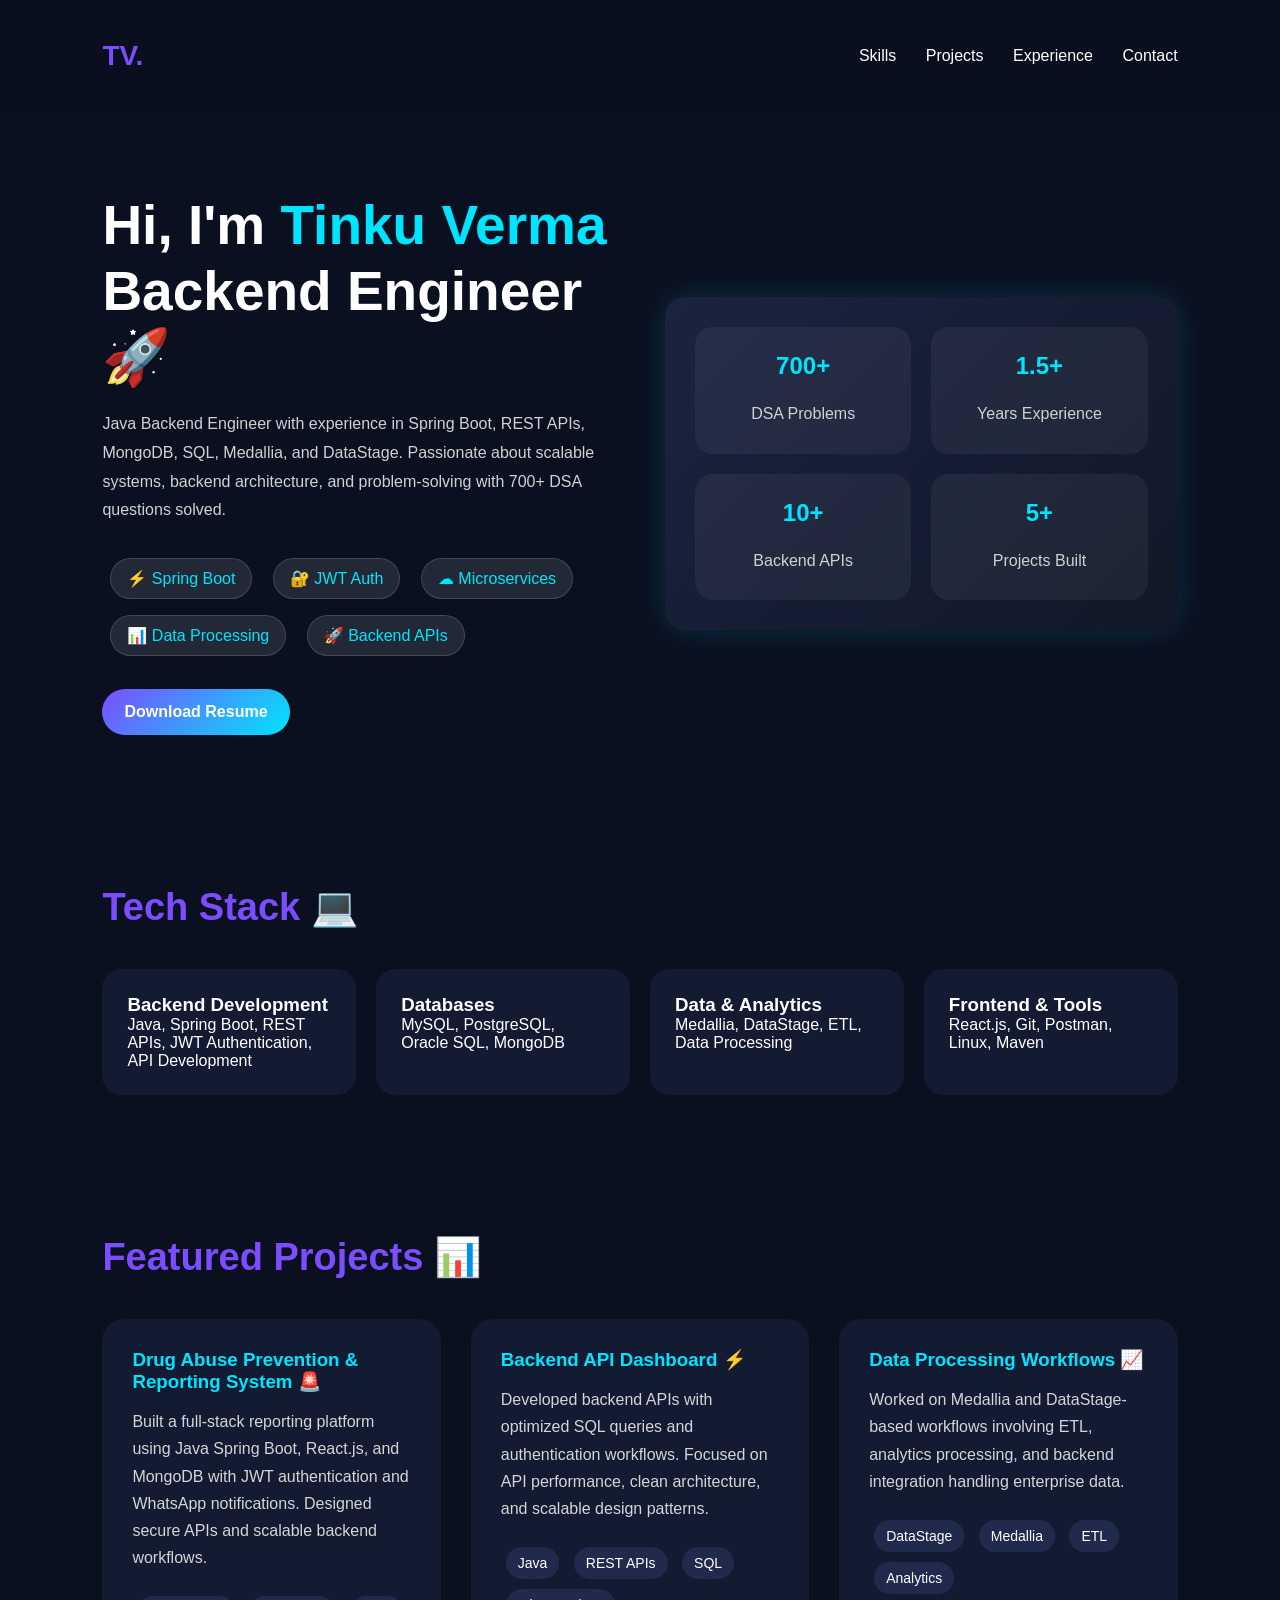
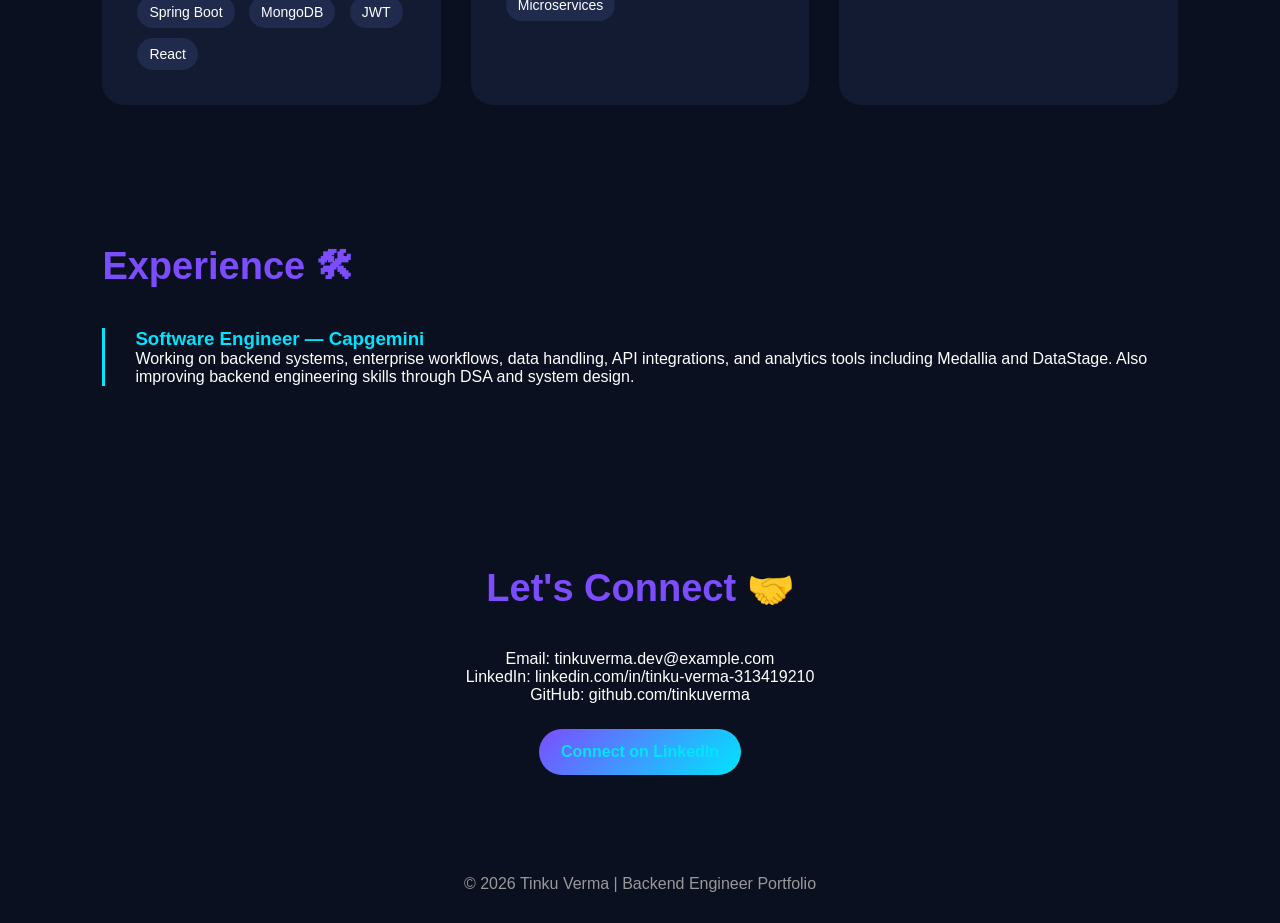
<file: tinku_backend_portfolio.html>
<!DOCTYPE html>
<html lang="en">
<head>
<meta charset="UTF-8">
<meta name="viewport" content="width=device-width, initial-scale=1.0">
<title>Tinku Verma | Backend Engineer</title>
<link rel="preconnect" href="https://fonts.googleapis.com">
<style>
*{
    margin:0;
    padding:0;
    box-sizing:border-box;
    font-family:Arial,sans-serif;
}
body{
    background:#0b1020;
    color:white;
    overflow-x:hidden;
}
header{
    padding:40px 8%;
    display:flex;
    justify-content:space-between;
    align-items:center;
    position:sticky;
    top:0;
    background:rgba(11,16,32,0.9);
    backdrop-filter:blur(10px);
    z-index:100;
}
.logo{
    font-size:28px;
    font-weight:bold;
    color:#7c4dff;
}
nav a{
    margin-left:25px;
    text-decoration:none;
    color:white;
    transition:0.3s;
}
nav a:hover{
    color:#00e5ff;
}
.hero{
    padding:80px 8%;
    display:grid;
    grid-template-columns:1fr 1fr;
    align-items:center;
    gap:50px;
}
.hero h1{
    font-size:55px;
    line-height:1.2;
}
.hero span{
    color:#00e5ff;
}
.hero p{
    margin-top:20px;
    color:#d1d1d1;
    line-height:1.8;
}
.badges{
    margin-top:25px;
}
.badge{
    display:inline-block;
    padding:10px 16px;
    margin:8px;
    border-radius:30px;
    background:rgba(255,255,255,0.1);
    border:1px solid rgba(255,255,255,0.15);
}
.hero-card{
    background:linear-gradient(135deg,#1b2340,#111827);
    padding:30px;
    border-radius:20px;
    box-shadow:0 0 30px rgba(0,229,255,0.15);
}
.stats{
    display:grid;
    grid-template-columns:repeat(2,1fr);
    gap:20px;
}
.stat{
    background:rgba(255,255,255,0.05);
    padding:25px;
    border-radius:18px;
    text-align:center;
    transition:0.3s;
}
.stat:hover{
    transform:translateY(-5px);
}
.stat h2{
    color:#00e5ff;
    margin-bottom:10px;
}
section{
    padding:70px 8%;
}
.section-title{
    font-size:38px;
    margin-bottom:40px;
    color:#7c4dff;
}
.skills{
    display:grid;
    grid-template-columns:repeat(auto-fit,minmax(220px,1fr));
    gap:20px;
}
.skill-card{
    background:#131b33;
    padding:25px;
    border-radius:20px;
    transition:0.3s;
}
.skill-card:hover{
    transform:translateY(-8px);
    border:1px solid #00e5ff;
}
.projects{
    display:grid;
    grid-template-columns:repeat(auto-fit,minmax(320px,1fr));
    gap:30px;
}
.project{
    background:#131b33;
    border-radius:22px;
    padding:30px;
    transition:0.3s;
}
.project:hover{
    transform:scale(1.03);
}
.project h3{
    margin-bottom:15px;
    color:#00e5ff;
}
.project p{
    color:#d5d5d5;
    line-height:1.7;
}
.tags{
    margin-top:20px;
}
.tag{
    display:inline-block;
    margin:5px;
    padding:8px 12px;
    border-radius:20px;
    background:#1f2a4d;
    font-size:14px;
}
.timeline{
    border-left:3px solid #00e5ff;
    padding-left:30px;
}
.timeline-item{
    margin-bottom:40px;
}
.timeline-item h3{
    color:#00e5ff;
}
.contact{
    text-align:center;
}
.contact a{
    color:#00e5ff;
    text-decoration:none;
}
footer{
    text-align:center;
    padding:30px;
    color:#999;
}
.btn{
    display:inline-block;
    margin-top:25px;
    padding:14px 22px;
    background:linear-gradient(135deg,#7c4dff,#00e5ff);
    border-radius:30px;
    text-decoration:none;
    color:white;
    font-weight:bold;
}
@media(max-width:900px){
    .hero{
        grid-template-columns:1fr;
    }
    .hero h1{
        font-size:40px;
    }
}
</style>
</head>
<body>

<header>
    <div class="logo">TV.</div>
    <nav>
        <a href="#skills">Skills</a>
        <a href="#projects">Projects</a>
        <a href="#experience">Experience</a>
        <a href="#contact">Contact</a>
    </nav>
</header>

<section class="hero">
    <div>
        <h1>Hi, I'm <span>Tinku Verma</span><br>Backend Engineer 🚀</h1>
        <p>
            Java Backend Engineer with experience in Spring Boot, REST APIs,
            MongoDB, SQL, Medallia, and DataStage. Passionate about scalable systems,
            backend architecture, and problem-solving with 700+ DSA questions solved.
        </p>

        <div class="badges">
            <span class="badge">⚡ Spring Boot</span>
            <span class="badge">🔐 JWT Auth</span>
            <span class="badge">☁ Microservices</span>
            <span class="badge">📊 Data Processing</span>
            <span class="badge">🚀 Backend APIs</span>
        </div>

        <a class="btn" href="#">Download Resume</a>
    </div>

    <div class="hero-card">
        <div class="stats">
            <div class="stat">
                <h2>700+</h2>
                <p>DSA Problems</p>
            </div>
            <div class="stat">
                <h2>1.5+</h2>
                <p>Years Experience</p>
            </div>
            <div class="stat">
                <h2>10+</h2>
                <p>Backend APIs</p>
            </div>
            <div class="stat">
                <h2>5+</h2>
                <p>Projects Built</p>
            </div>
        </div>
    </div>
</section>

<section id="skills">
    <h2 class="section-title">Tech Stack 💻</h2>
    <div class="skills">
        <div class="skill-card">
            <h3>Backend Development</h3>
            <p>Java, Spring Boot, REST APIs, JWT Authentication, API Development</p>
        </div>

        <div class="skill-card">
            <h3>Databases</h3>
            <p>MySQL, PostgreSQL, Oracle SQL, MongoDB</p>
        </div>

        <div class="skill-card">
            <h3>Data & Analytics</h3>
            <p>Medallia, DataStage, ETL, Data Processing</p>
        </div>

        <div class="skill-card">
            <h3>Frontend & Tools</h3>
            <p>React.js, Git, Postman, Linux, Maven</p>
        </div>
    </div>
</section>

<section id="projects">
    <h2 class="section-title">Featured Projects 📊</h2>

    <div class="projects">

        <div class="project">
            <h3>Drug Abuse Prevention & Reporting System 🚨</h3>
            <p>
                Built a full-stack reporting platform using Java Spring Boot,
                React.js, and MongoDB with JWT authentication and WhatsApp notifications.
                Designed secure APIs and scalable backend workflows.
            </p>

            <div class="tags">
                <span class="tag">Spring Boot</span>
                <span class="tag">MongoDB</span>
                <span class="tag">JWT</span>
                <span class="tag">React</span>
            </div>
        </div>

        <div class="project">
            <h3>Backend API Dashboard ⚡</h3>
            <p>
                Developed backend APIs with optimized SQL queries and authentication
                workflows. Focused on API performance, clean architecture,
                and scalable design patterns.
            </p>

            <div class="tags">
                <span class="tag">Java</span>
                <span class="tag">REST APIs</span>
                <span class="tag">SQL</span>
                <span class="tag">Microservices</span>
            </div>
        </div>

        <div class="project">
            <h3>Data Processing Workflows 📈</h3>
            <p>
                Worked on Medallia and DataStage-based workflows involving ETL,
                analytics processing, and backend integration handling enterprise data.
            </p>

            <div class="tags">
                <span class="tag">DataStage</span>
                <span class="tag">Medallia</span>
                <span class="tag">ETL</span>
                <span class="tag">Analytics</span>
            </div>
        </div>

    </div>
</section>

<section id="experience">
    <h2 class="section-title">Experience 🛠</h2>

    <div class="timeline">
        <div class="timeline-item">
            <h3>Software Engineer — Capgemini</h3>
            <p>
                Working on backend systems, enterprise workflows, data handling,
                API integrations, and analytics tools including Medallia and DataStage.
                Also improving backend engineering skills through DSA and system design.
            </p>
        </div>
    </div>
</section>

<section class="contact" id="contact">
    <h2 class="section-title">Let's Connect 🤝</h2>

    <p>Email: tinkuverma.dev@example.com</p>
    <p>LinkedIn: linkedin.com/in/tinku-verma-313419210</p>
    <p>GitHub: github.com/tinkuverma</p>

    <a class="btn" href="https://www.linkedin.com/in/tinku-verma-313419210">Connect on LinkedIn</a>
</section>

<footer>
    © 2026 Tinku Verma | Backend Engineer Portfolio
</footer>

</body>
</html>
</file>
